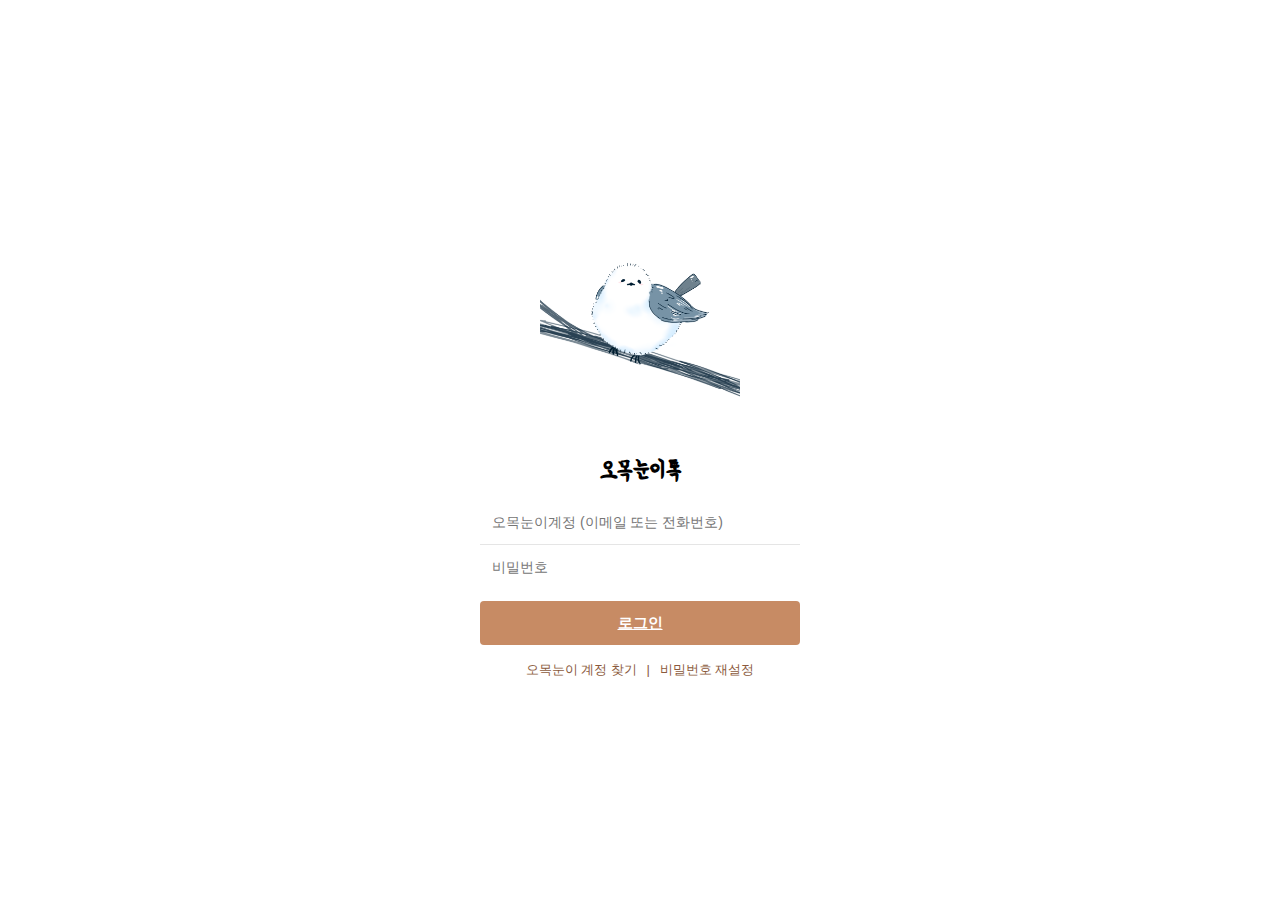
<file: index.html>
<!DOCTYPE html>
<html lang="ko">
<head>
    <meta charset="UTF-8" />
    <title>오목눈이톡 로그인</title>
    <link href="https://fonts.googleapis.com/css2?family=Yeon+Sung&display=swap" rel="stylesheet">
    

    <link rel="stylesheet" href="style.css" />
</head>
<body>
    <div class="login-wrapper">
        <img src="오목눈이.png" alt="오목눈이 아이콘" class="logo" />

        <h1 class="title">오목눈이톡</h1>

        <div class="input-group">
            <input
                type="text"
                placeholder="오목눈이계정 (이메일 또는 전화번호)"
            />
            <input
                type="password"
                placeholder="비밀번호"
            />
        </div>

        <a href="chat.html" class="login-btn">로그인</a>

        <div class="links">
            <a href="#">오목눈이 계정 찾기</a>
            <span>|</span>
            <a href="#">비밀번호 재설정</a>
        </div>
    </div>
</body>
</html>
</file>
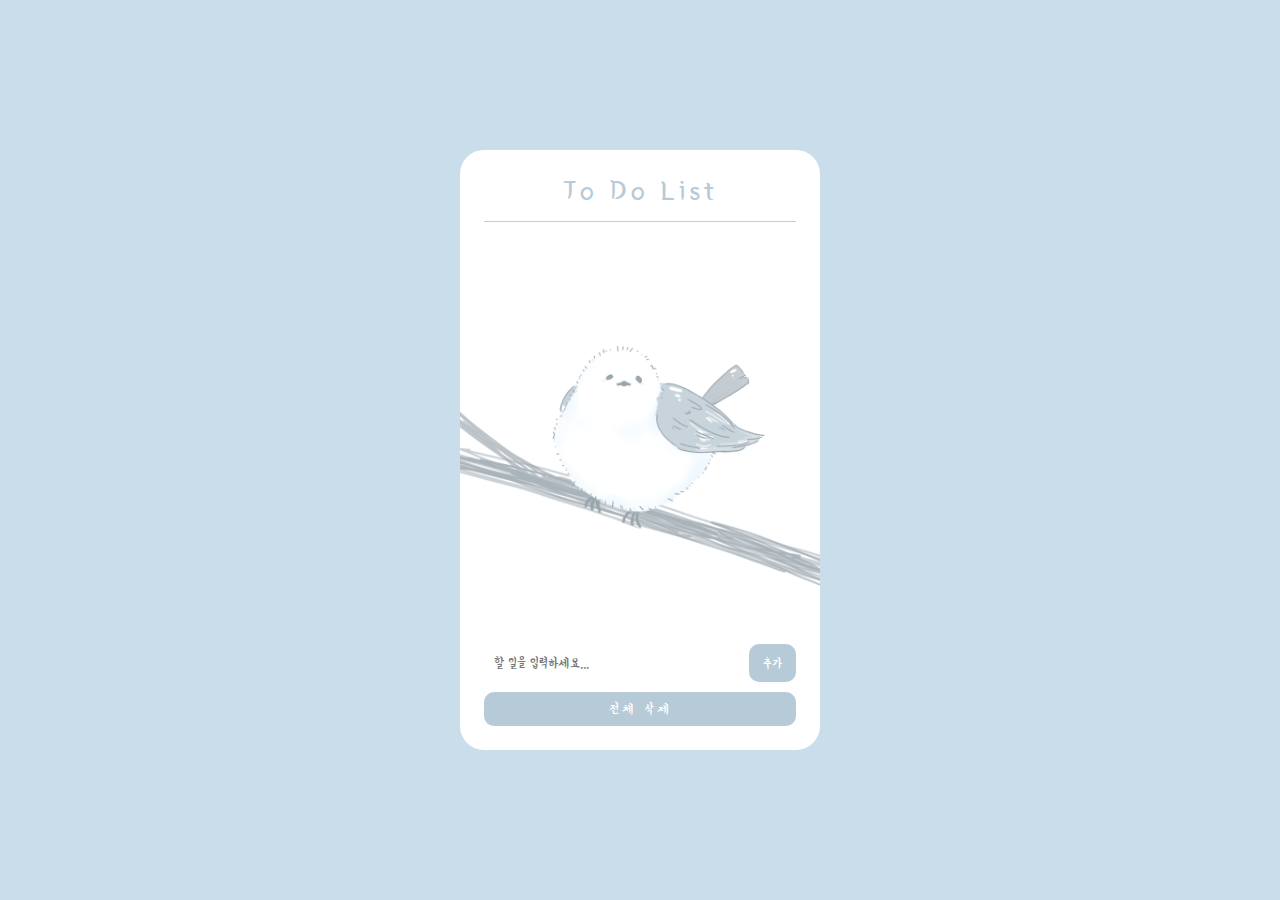
<file: 오목눈이할일목록/index.html>
<!DOCTYPE html>
<html lang="ko">
<head>
  <meta charset="UTF-8" />
  <title>OMOK TODO</title>

  <link href="https://fonts.googleapis.com/css2?family=Yeon+Sung&display=swap" rel="stylesheet">

  <style>
    * {
      box-sizing: border-box;
      margin: 0;
      padding: 0;
      font-family: "Yeon Sung", cursive;
    }

    body {
      height: 100vh;
      background: #c9ddeb;
      display: flex;
      justify-content: center;
      align-items: center;
    }


    .todo-card {
      width: 360px;
      height: 600px;
      background: #ffffff;
      border-radius: 24px;
      padding: 24px;
      display: flex;
      flex-direction: column;
      position: relative; 
      overflow: hidden;
    }
    .todo-card::before {
        content: "";
        position: absolute;
        inset: 0;

        background-image: url("오목눈이.png");
        background-repeat: no-repeat;
        background-position: center;
        background-size: contain;

        opacity: 0.4;
        z-index: 0;
    }
    .todo-card > * {
        position: relative;
        z-index: 1;
    }

    
    .title {
      color: #b7cad8;
      text-align: center;
      font-size: 28px;
      margin-bottom: 12px;
      letter-spacing: 4px;
    }

    .divider {
      height: 1px;
      background: rgba(0,0,0,0.2);
      margin-bottom: 16px;
    }

    .todo-list {
      
      flex: 1;
      overflow-y: auto;
      
    }

    .todo-item {
      background: #b7cad8;
      border-radius: 14px;
      padding: 10px 14px;
      display: flex;
      align-items: center;
      margin-bottom: 10px;
      gap: 10px;
    }

    .todo-item.completed {
      opacity: 0.5;
      text-decoration: line-through;
    }

    .todo-item input[type="checkbox"] {
      background: #b7cad8;
      width: 18px;
      height: 18px;
    }

    .todo-text {
      background: #b7cad8;
      flex: 1;
      font-size: 16px;
      color: white;
    }

    .delete-btn {
      background: #b7cad8;
      border: none;
      cursor: pointer;
      font-size: 16px;
      color: white;
    }

    .input-area {
      display: flex;
      gap: 8px;
      margin-top: 12px;
    }

    .input-area input {
      flex: 1;
      padding: 10px;
      border-radius: 10px;
      border: none;
      outline: none;
      font-size: 14px;
    }

    .input-area button {
      background: #b7cad8;
      border: none;
      border-radius: 10px;
      padding: 0 14px;
      cursor: pointer;
      font-size: 14px;
      color: white;
    }
    

    .clear-all {
      margin-top: 10px;
      background: #b7cad8;
      border: none;
      border-radius: 10px;
      padding: 8px;
      cursor: pointer;
      font-size: 14px;
      color: white;
      letter-spacing: 3px;
    }

  </style>
</head>

<body>
  <div class="page">
    <div class="todo-card">
        <div class="title">To Do List</div>
        <div class="divider"></div>

        <div id="todoList" class="todo-list"></div>

        <div class="input-area">
        <input id="todoInput" type="text" placeholder="할 일을 입력하세요..." />
        <button id="addBtn">추가</button>
        </div>

        <button id="clearBtn" class="clear-all">전체 삭제</button>
    </div>
  </div>

  <script>
    const todoInput = document.getElementById("todoInput");
    const addBtn = document.getElementById("addBtn");
    const todoList = document.getElementById("todoList");
    const clearBtn = document.getElementById("clearBtn");

    function addTodo() {
      const text = todoInput.value.trim();
      if (text === "") return;

      const item = document.createElement("div");
      item.className = "todo-item";

      const checkbox = document.createElement("input");
      checkbox.type = "checkbox";

      const span = document.createElement("span");
      span.className = "todo-text";
      span.textContent = text;

      const delBtn = document.createElement("button");
      delBtn.className = "delete-btn";
      delBtn.textContent = "✕";

      checkbox.addEventListener("change", () => {
        item.classList.toggle("completed");
      });

      delBtn.addEventListener("click", () => {
        item.remove();
      });

      
      item.appendChild(span);
      item.appendChild(delBtn);
      todoList.appendChild(item);

      todoInput.value = "";
    }

    addBtn.addEventListener("click", addTodo);

    todoInput.addEventListener("keydown", (e) => {
      if (e.key === "Enter") {
        addTodo();
      }
    });

    clearBtn.addEventListener("click", () => {
      todoList.innerHTML = "";
    });
  </script>

</body>
</html>
</file>
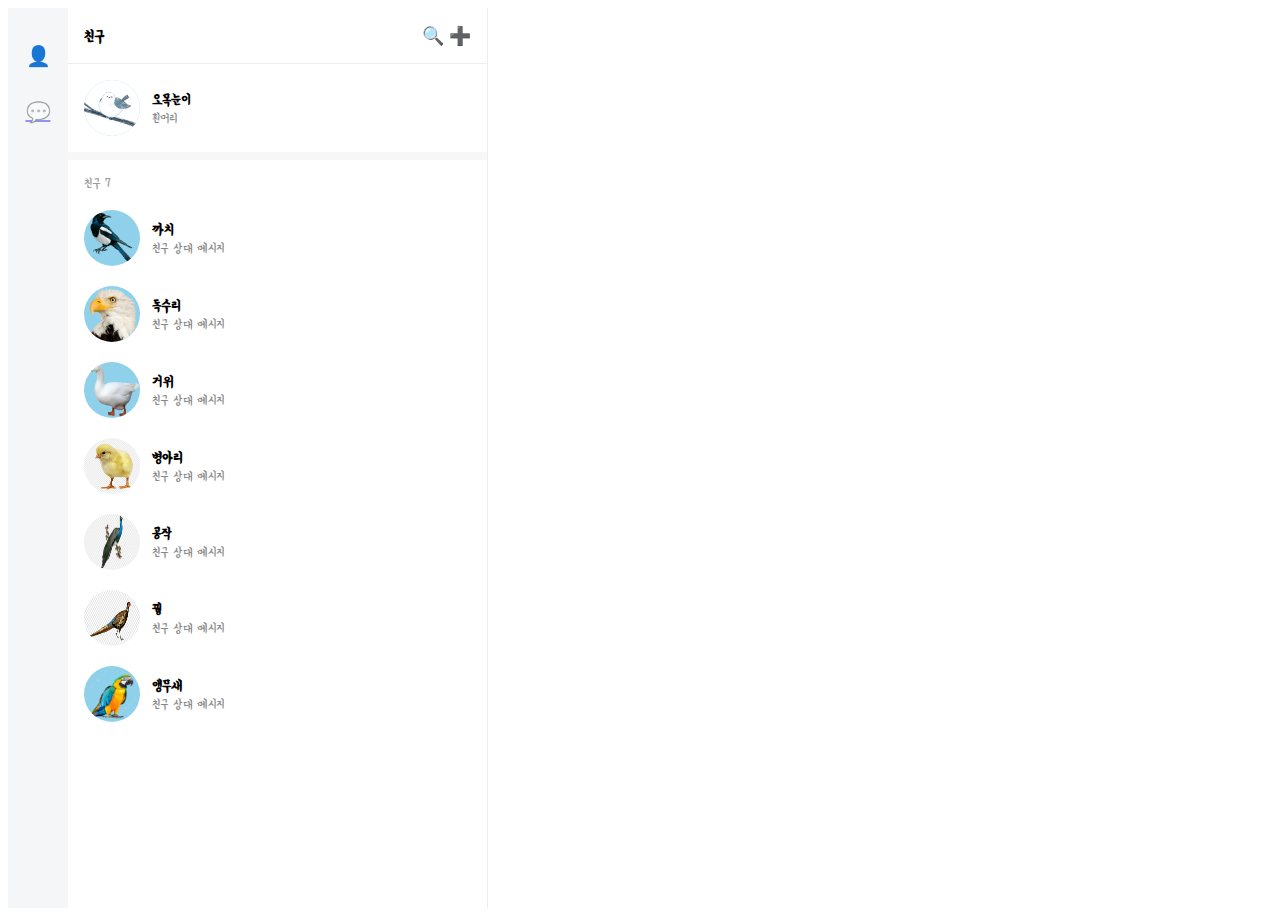
<file: chat.html>
<!DOCTYPE html>
<html lang="ko">
<head>
    <meta charset="UTF-8" />
    <title>오목눈이톡</title>

    <!-- Pretendard -->
    <link href="https://fonts.googleapis.com/css2?family=Yeon+Sung&display=swap" rel="stylesheet">

    <link rel="stylesheet" href="chat.css" />
</head>
<body>
    <div class="app">
        <!-- 좌측 사이드바 -->
        <aside class="sidebar">
            <div class="sidebar-icon active">👤</div>
            <a href="chatlist.html" class="sidebar-icon">💬</a>
        </aside>

        <!-- 메인 영역 -->
        <main class="main">
            <!-- 상단 -->
            <header class="header">
                <span class="header-title">친구</span>
                <div class="header-icons">
                    🔍 ➕
                </div>
            </header>

            <!-- 내 프로필 -->
            <section class="my-profile">
                <img src="오목눈이.png" class="avatar large" />
                <div>
                    <div class="name">오목눈이</div>
                    <div class="status">흰머리</div>
                </div>
            </section>

            <!-- 친구 리스트 -->
            <section class="friends">
                <div class="section-title">친구 7</div>

                <div class="friend">
                    <img src="까치.png" class="avatar large" />
                    <div>
                        <div class="name">까치</div>
                        <div class="status">친구 상태 메시지</div>
                    </div>
                </div>

                <div class="friend">
                    <img src="독수리.png" class="avatar large" />
                    <div>
                        <div class="name">독수리</div>
                        <div class="status">친구 상태 메시지</div>
                    </div>
                </div>

                <div class="friend">
                    <img src="거위.png" class="avatar large" />
                    <div>
                        <div class="name">거위</div>
                        <div class="status">친구 상태 메시지</div>
                    </div>
                </div>

                <div class="friend">
                    <img src="병아리.png" class="avatar large" />
                    <div>
                        <div class="name">병아리</div>
                        <div class="status">친구 상태 메시지</div>
                    </div>
                </div>
                <div class="friend">
                    <img src="공작.png" class="avatar large" />
                    <div>
                        <div class="name">공작</div>
                        <div class="status">친구 상태 메시지</div>
                    </div>
                </div>
                <div class="friend">
                    <img src="꿩.png" class="avatar large" />
                    <div>
                        <div class="name">꿩</div>
                        <div class="status">친구 상태 메시지</div>
                    </div>
                </div>
                <div class="friend">
                    <img src="앵무새.png" class="avatar large" />
                    <div>
                        <div class="name">앵무새</div>
                        <div class="status">친구 상태 메시지</div>
                    </div>
                </div>
            </section>
        </main>
    </div>
</body>
</html>
</file>
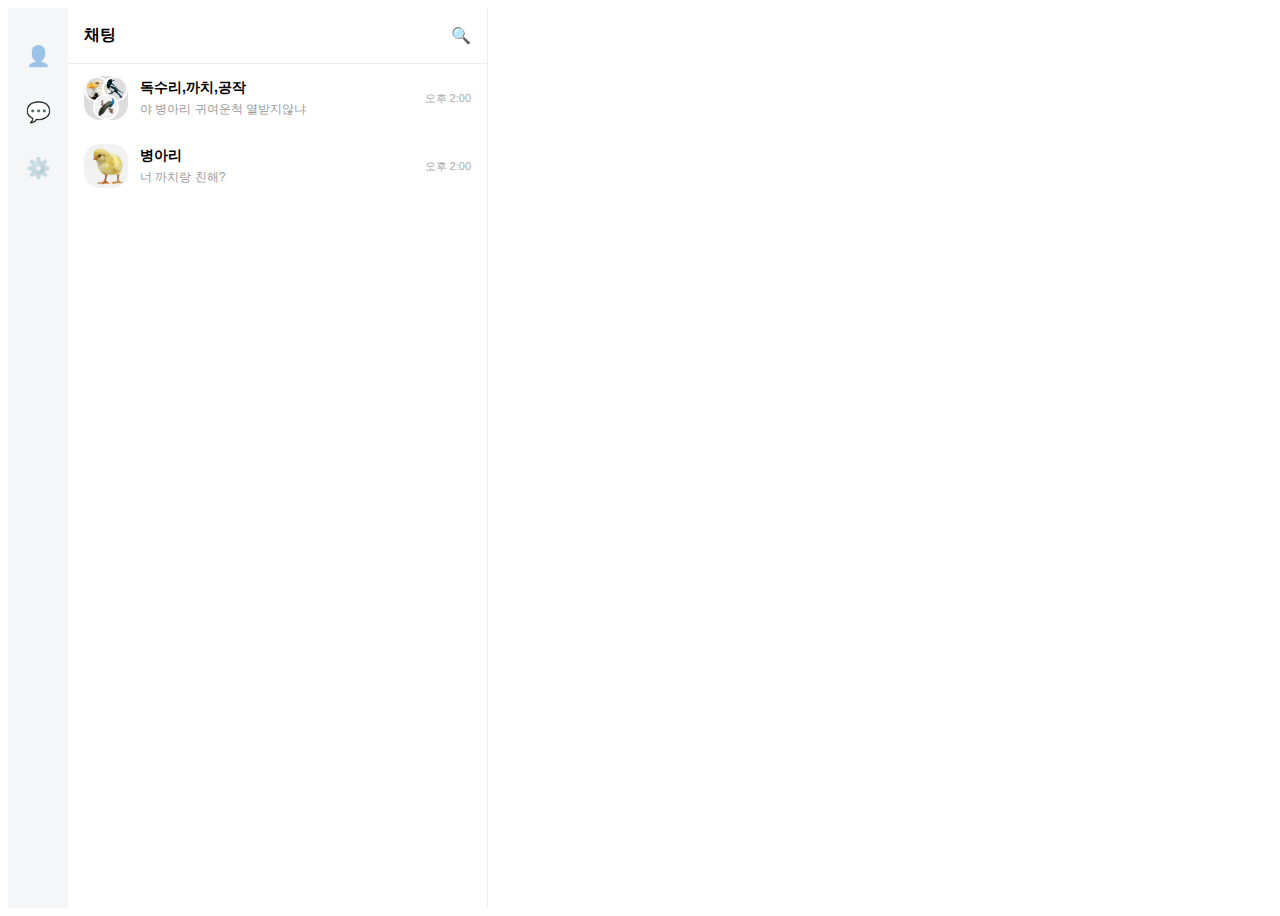
<file: chatlist.html>
<!DOCTYPE html>
<html lang="ko">
<head>
    <meta charset="UTF-8" />
    <title>오목눈이톡 - 채팅</title>
    <link href="https://fonts.googleapis.com/css2?family=Yeon+Sung&display=swap" rel="stylesheet">
    <link rel="stylesheet" href="chatlist.css" />
</head>
<body>
<div class="app">

    <!-- 사이드바 -->
    <div class="sidebar">
        <div class="sidebar-icon">👤</div>
        <div class="sidebar-icon active">💬</div>
        <div class="sidebar-icon">⚙️</div>
    </div>

    <!-- 채팅 리스트 영역 -->
    <div class="main">
        <!-- 상단 -->
        <div class="header">
            <span>채팅</span>
            <div class="header-icons">🔍</div>
        </div>

        <!-- 채팅 목록 -->
        <div class="chat-list">

            <a class="chat-item" href="room.html">
                <div class="group-avatar">
                    <img src="독수리.png" />
                    <img src="까치.png" />
                    <img src="공작.png" />
                </div>
                <div class="chat-info">
                    <div class="chat-name">독수리,까치,공작</div>
                    <div class="chat-preview">야 병아리 귀여운척 열받지않냐</div>
                </div>
                <div class="chat-time">오후 2:00</div>
            </a>

            <a class="chat-item" href="room.html">
                <img src="병아리.png" class="avatar large" />
                <div class="chat-info">
                    <div class="chat-name">병아리</div>
                    <div class="chat-preview">너 까치랑 친해?</div>
                </div>
                <div class="chat-time">오후 2:00</div>
            </a>

        </div>
    </div>

</div>
</body>
</html>
</file>
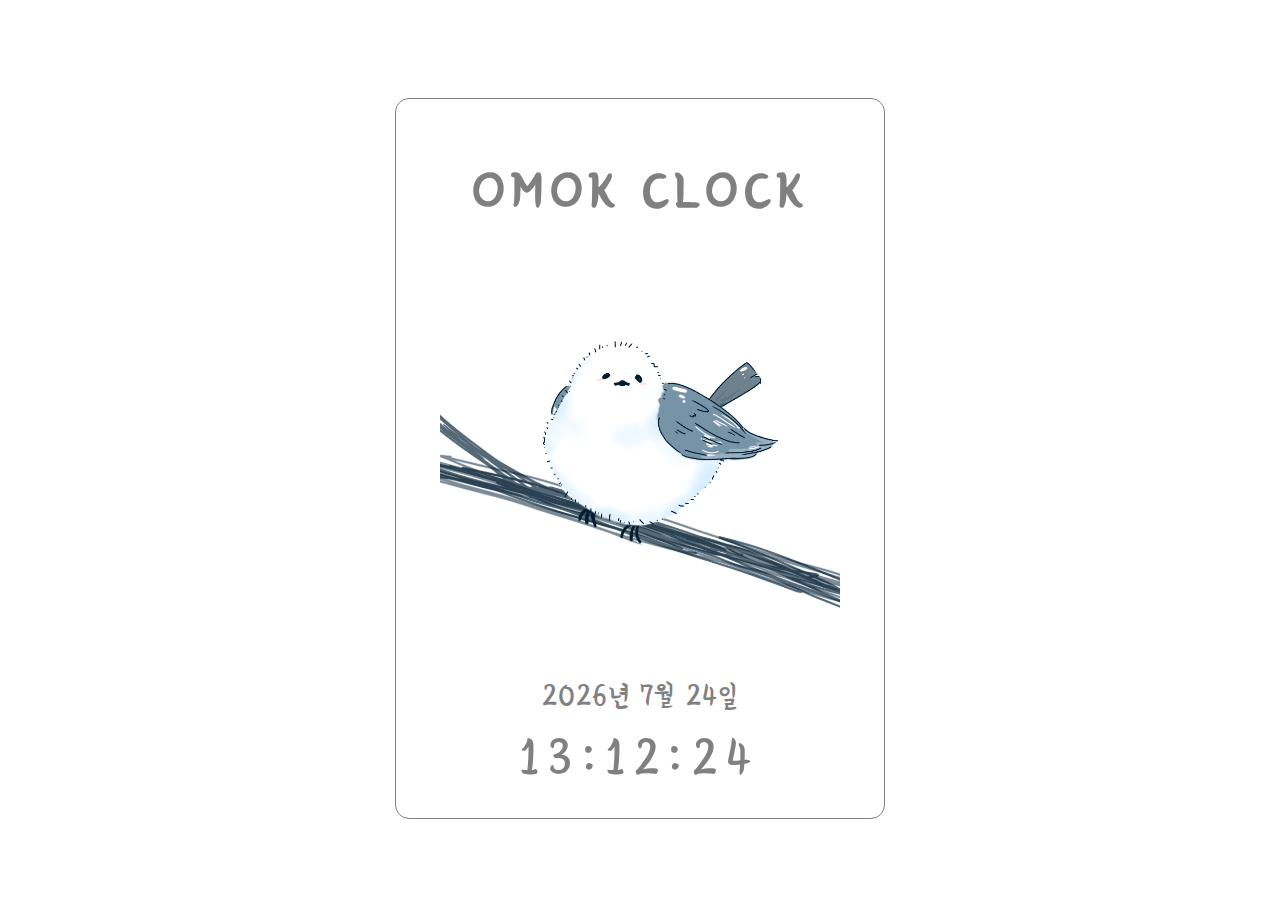
<file: 오목눈이시계/clock.html>
<!DOCTYPE html>
<html lang="ko">
<head>
  <meta charset="UTF-8" />
  <link href="https://fonts.googleapis.com/css2?family=Yeon+Sung&display=swap" rel="stylesheet">
  <title>Web Clock</title>

  <style>

    * {
      box-sizing: border-box;
      font-family: "Apple SD Gothic Neo", "Noto Sans KR", sans-serif;
    }


    body {
      height: 100vh;
      background-color: hsl(0, 0%, 100%);
      display: flex;
      justify-content: center;
      align-items: center;
      font-family: "Courier New", monospace;
    }


    .clock-box {
      border: 1px solid #808080;
      border-radius: 14px;
      padding: 28px 44px;
      text-align: center;
      min-width: 260px;
    }


    .date {
      color: #808080;
      font-size: 30px;
      font-family: "Yeon Sung", cursive;
      margin-bottom: 12px;
      letter-spacing: 1px;
      
    }


    .time {
      color: #808080;
      font-family: "Yeon Sung", cursive;
      font-size: 50px;
      letter-spacing: 10px;
    }
    .clock-wrapper {
      display: flex;
      flex-direction: column;
      align-items: center;
    }
    .clock-image {
      width: 400px;      
      margin-bottom: 20px;
    }
    .title {
      font-family: "Yeon Sung", cursive;
      color: #808080;
      font-size: 50px;
      letter-spacing: 6px;
    }

  </style>
</head>

<body>
  <div class="clock-box">
    <div class="clock-wrapper">
        <h1 class="title">OMOK CLOCK</h1>
        <img src="오목눈이.png" alt="logo" class="clock-image" />

        
        <div id="date" class="date"></div>
        <div id="time" class="time"></div>
        </div>
    </div>
  </div>

  <script>
    const dateEl = document.getElementById("date");
    const timeEl = document.getElementById("time");

    function updateClock() {
      const now = new Date();

      const year = now.getFullYear();
      const month = now.getMonth() + 1;
      const day = now.getDate();

      const hours = String(now.getHours()).padStart(2, "0");
      const minutes = String(now.getMinutes()).padStart(2, "0");
      const seconds = String(now.getSeconds()).padStart(2, "0");

      dateEl.textContent = `${year}년 ${month}월 ${day}일`;
      timeEl.textContent = `${hours}:${minutes}:${seconds}`;
    }

    updateClock();
    setInterval(updateClock, 1000);
  </script>

</body>
</html>
</file>
<file: style.css>
* {
    box-sizing: border-box;
    font-family: "Apple SD Gothic Neo", "Noto Sans KR", sans-serif;
}

body {
    margin: 0;
    width: 100vw;
    height: 100vh;
    background-color: white;
    display: flex;
    justify-content: center;
    align-items: center;
}

.login-wrapper {
    width: 320px;
    text-align: center;
}

.logo {
    width: 200px;
    margin-bottom: 12px;
}

.title {
    font-size: 25px;
    font-family: "Yeon Sung", cursive;
    font-weight: 600;
    margin-bottom: 16px;
}

.input-group {
    background-color: #ffffff;
    border-radius: 4px;
    overflow: hidden;
    margin-bottom: 12px;
}

.input-group input {
    width: 100%;
    height: 44px;
    border: none;
    padding: 0 12px;
    font-size: 14px;
}

.input-group input:not(:last-child) {
    border-bottom: 1px solid #e5e5e5;
}

.input-group input:focus {
    outline: none;
}

.login-btn {
    width: 100%;
    height: 44px;
    background-color: #c78b64;
    border: none;
    border-radius: 4px;
    color: #ffffff;
    font-size: 15px;
    font-weight: 600;
    cursor: pointer;
    display: block;
    text-align: center;
    line-height: 44px;
}

.login-btn:hover {
    background-color: #b67b55;
}

.links {
    margin-top: 16px;
    font-size: 13px;
}

.links a {
    color: #8b5a3c;
    text-decoration: none;
}

.links span {
    margin: 0 6px;
    color: #8b5a3c;
}
</file>
<file: chat.css>
* {
    box-sizing: border-box;
    font-family: "Apple SD Gothic Neo", "Noto Sans KR", sans-serif;
}

body {
    background-color: #ffffff;
}

.app {
    display: flex;
    height: 100vh;
}

/* 사이드바 */
.sidebar {
    width: 60px;
    background-color: #f4f6f7;
    display: flex;
    flex-direction: column;
    align-items: center;
    padding-top: 20px;
}

.sidebar-icon {
    font-size: 20px;
    margin: 16px 0;
    opacity: 0.4;
    cursor: pointer;
}

.sidebar-icon.active {
    opacity: 1;
}

/* 메인 */
.main {
    flex: 1;
    max-width: 420px;
    border-right: 1px solid #eee;
}

/* 헤더 */
.header {
    height: 56px;
    padding: 0 16px;
    display: flex;
    justify-content: space-between;
    align-items: center;
    font-weight: 600;
    border-bottom: 1px solid #eee;
}
.header-title {
    font-family: "Yeon Sung", cursive;
}
.header-icons {
    font-size: 18px;
}

/* 내 프로필 */
.my-profile {
    
    display: flex;
    align-items: center;
    padding: 16px;
    gap: 12px;
    border-bottom: 8px solid #f7f7f7;
}

.avatar {
    width: 44px;
    height: 44px;
    background-color: #8fd1ea;
    border-radius: 50%;
}

.avatar.large {
    width: 56px;
    height: 56px;
}

.name {
    font-size: 15px;
    font-weight: 600;
    font-family: "Yeon Sung", cursive;
}

.status {
    font-size: 13px;
    color: #888;
    margin-top: 2px;
    font-family: "Yeon Sung", cursive;
}

/* 친구 리스트 */
.friends {
    padding: 8px 0;
}

.section-title {
    font-size: 13px;
    color: #999;
    padding: 8px 16px;
    font-family: "Yeon Sung", cursive;
}

.friend {
    display: flex;
    align-items: center;
    gap: 12px;
    padding: 10px 16px;
    cursor: pointer;
}

.friend:hover {
    background-color: #f5f9fa;
}
</file>
<file: chatlist.css>
* {
    box-sizing: border-box;
    font-family: "Apple SD Gothic Neo", "Noto Sans KR", sans-serif;
}
body {
    background-color: #ffffff;
}

/* 전체 */
.app {
    display: flex;
    height: 100vh;
}

/* 사이드바 */
.sidebar {
    width: 60px;
    background-color: #f4f6f7;
    display: flex;
    flex-direction: column;
    align-items: center;
    padding-top: 20px;
}

.sidebar-icon {
    font-size: 20px;
    margin: 16px 0;
    opacity: 0.4;
    cursor: pointer;
}

.sidebar-icon.active {
    opacity: 1;
}

/* 메인 */
.main {
    flex: 1;
    max-width: 420px;
    border-right: 1px solid #eee;
    display: flex;
    flex-direction: column;
}

/* 헤더 */
.header {
    height: 56px;
    padding: 0 16px;
    display: flex;
    justify-content: space-between;
    align-items: center;
    font-weight: 600;
    border-bottom: 1px solid #eee;
    font-family: "Yeon Sung", cursive;

}

/* 채팅 리스트 */
.chat-list {
    flex: 1;
    overflow-y: auto;
}
/* 그룹 채팅 아바타 */
.group-avatar {
    width: 44px;
    height: 44px;
    border-radius: 16px;
    overflow: hidden;
    position: relative;
    flex-shrink: 0;
    background-color: #ddd;
}

/* 공통 이미지 */
.group-avatar img {
    position: absolute;
    width: 26px;
    height: 26px;
    object-fit: cover;
    border-radius: 50%;
    border: 2px solid #fff;
}

/* 배치 위치 */
.group-avatar img:nth-child(1) {
    top: 0;
    left: 0;
}

.group-avatar img:nth-child(2) {
    top: 0;
    right: 0;
}

.group-avatar img:nth-child(3) {
    bottom: 0;
    left: 50%;
    transform: translateX(-50%);
}


/* 채팅 아이템 */
.chat-item {
    display: flex;
    align-items: center;
    gap: 12px;
    padding: 12px 16px;
    text-decoration: none;
    color: inherit;
    transition: background-color 0.2s ease;
}

.chat-item:hover {
    background-color: #f5f9fa;
}

/* 프로필 */
.avatar {
    width: 44px;
    height: 44px;
    background-color: #8fd1ea;
    border-radius: 16px;
    flex-shrink: 0;
}

/* 채팅 정보 */
.chat-info {
    flex: 1;
}

.chat-name {
    font-size: 14px;
    font-weight: 600;
}

.chat-preview {
    font-size: 12px;
    color: #999;
    margin-top: 4px;
}

.chat-time {
    font-size: 11px;
    color: #aaa;
    white-space: nowrap;
}
</file>
